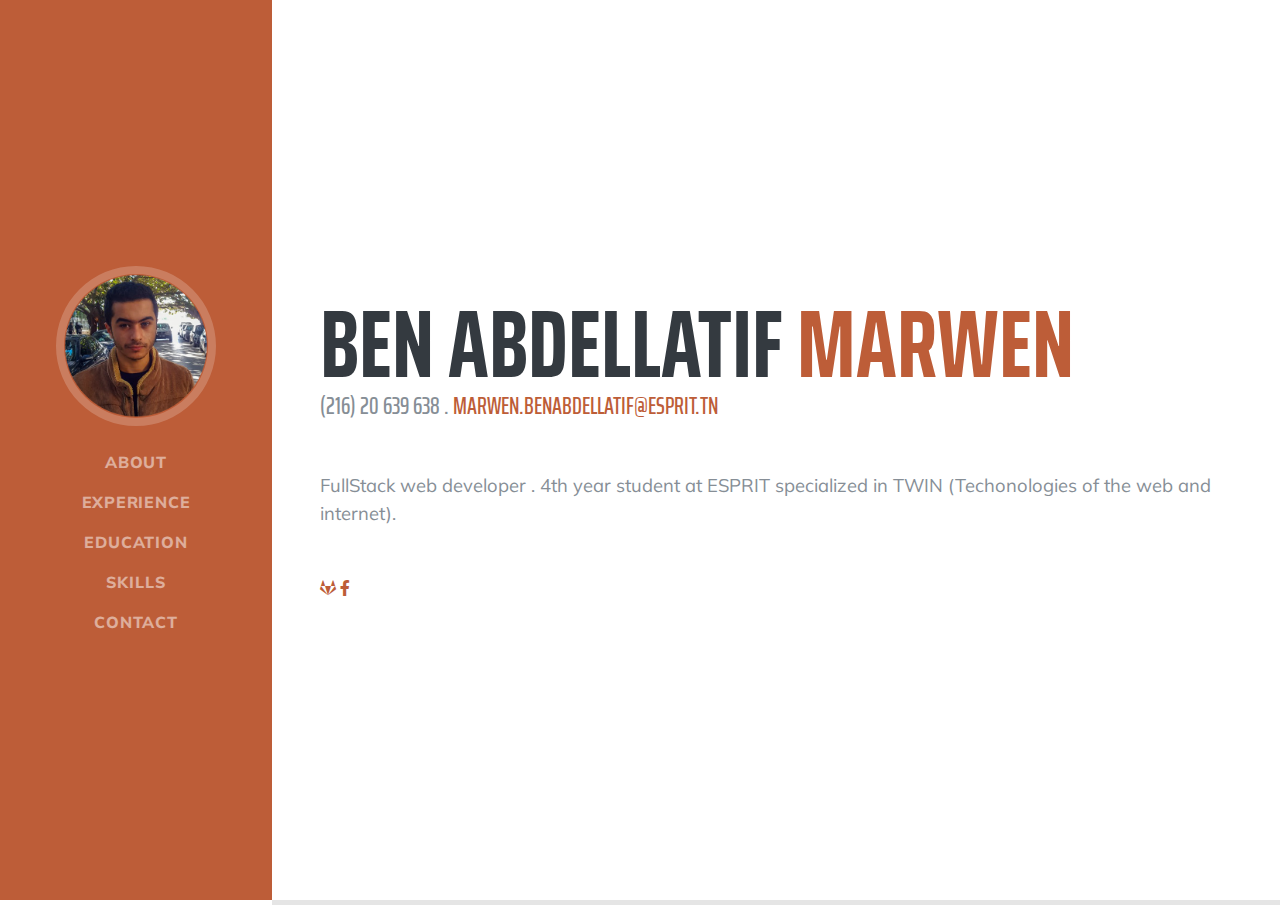
<file: index.html>
<!DOCTYPE html>
<html lang="en">

<head>

  <meta charset="utf-8">
  <meta name="viewport" content="width=device-width, initial-scale=1, shrink-to-fit=no">
  <meta name="description" content="">
  <meta name="author" content="">

  <meta name="keywords" content="CV , engineer, web developer , developer full stack , backend ,front end, symfony 3.4, angular 8 , JEE , mysql ,php , java , javascript , c# ,asp.net, mysql , integration and development project , esprit ,HTML, css,bootstrap , web integration ,  web freelance ,
 web junior developer,
 web full stack developer,
 web tunisia developer,
 web freelance tunisie">
  <meta name="title" name="Ben-Abdellatif-Marwen - FullStack  developer" >
  <meta name="description" content=" Ben Abdellatif Marwen FullStack web developer . I worked on desktop/web applicaitoins using JEE , PHP , ASP.NET , symfony 3.3 ,html,css ,bootstrap , angular 5 ,c# , c++ ,ESPRIT .">
  <link rel="icon"  href="img/profile.jpg" alt="Ben Abdellatif Marwen picture">

  <title>Ben Abdellatif Marwen - FullStack Developer</title>

  <!-- Bootstrap core CSS -->
  <link href="vendor/bootstrap/css/bootstrap.min.css" rel="stylesheet">

  <!-- Custom fonts for this template -->
  <link href="https://fonts.googleapis.com/css?family=Saira+Extra+Condensed:500,700" rel="stylesheet">
  <link href="https://fonts.googleapis.com/css?family=Muli:400,400i,800,800i" rel="stylesheet">
  <link href="vendor/fontawesome-free/css/all.min.css" rel="stylesheet">

  <!-- Custom styles for this template -->
  <link href="css/resume.min.css" rel="stylesheet">

</head>

<body id="page-top">

  <nav class="navbar navbar-expand-lg navbar-dark bg-primary fixed-top" id="sideNav">
    <a class="navbar-brand js-scroll-trigger" href="#page-top">
      <span class="d-block d-lg-none">Ben Abdellatif Marwen </span>
      <span class="d-none d-lg-block">
        <img class="img-fluid img-profile rounded-circle mx-auto mb-2" src="img/profile.jpg" alt="Marwen Ben Abdellatif Picture">
      </span>
    </a>
    <button class="navbar-toggler" type="button" data-toggle="collapse" data-target="#navbarSupportedContent" aria-controls="navbarSupportedContent" aria-expanded="false" aria-label="Toggle navigation">
      <span class="navbar-toggler-icon"></span>
    </button>
    <div class="collapse navbar-collapse" id="navbarSupportedContent">
      <ul class="navbar-nav">
        <li class="nav-item">
          <a class="nav-link js-scroll-trigger" href="index.html">About</a>
        </li>
        <li class="nav-item">
          <a class="nav-link js-scroll-trigger" href="experience.html">Experience</a>
        </li>
        <li class="nav-item">
          <a class="nav-link js-scroll-trigger" href="education.html">Education</a>
        </li>
        <li class="nav-item">
          <a class="nav-link js-scroll-trigger" href="skills.html">Skills</a>
        </li>
        <li class="nav-item">
          <a class="nav-link js-scroll-trigger" href="contact.html">CONTACT</a>
        </li>
      </ul>
    </div>
  </nav>

  <div class="container-fluid p-0">

    <section class="resume-section p-3 p-lg-5 d-flex align-items-center" id="about">
      <div class="w-100">
        <h1 class="mb-0">Ben Abdellatif
          <span class="text-primary">Marwen</span>
        </h1>
        <div class="subheading mb-5">(216) 20 639 638 .
          <a href="mailto:name@email.com">marwen.benabdellatif@esprit.tn</a>
        </div>
        <p class="lead mb-5">FullStack web developer .

          4th year student at ESPRIT specialized in TWIN (Techonologies of the web and internet). </p>
        <div class="https://gitlab.com/BenAbdellatifMarwen">
          <a href="#">
            <i class="fab fa-gitlab"></i>
          </a>
          <a href="https://www.facebook.com/profile.php?id=100003109916400">
            <i class="fab fa-facebook-f"></i>
          </a>
        </div>
      </div>
    </section>

    <hr class="m-0">


    <hr class="m-0">



    <hr class="m-0">


    <hr class="m-0">



    <hr class="m-0">



  </div>

  <!-- Bootstrap core JavaScript -->
  <script src="vendor/jquery/jquery.min.js"></script>
  <script src="vendor/bootstrap/js/bootstrap.bundle.min.js"></script>

  <!-- Plugin JavaScript -->
  <script src="vendor/jquery-easing/jquery.easing.min.js"></script>

  <!-- Custom scripts for this template -->
  <script src="js/resume.min.js"></script>

</body>

</html>
</file>
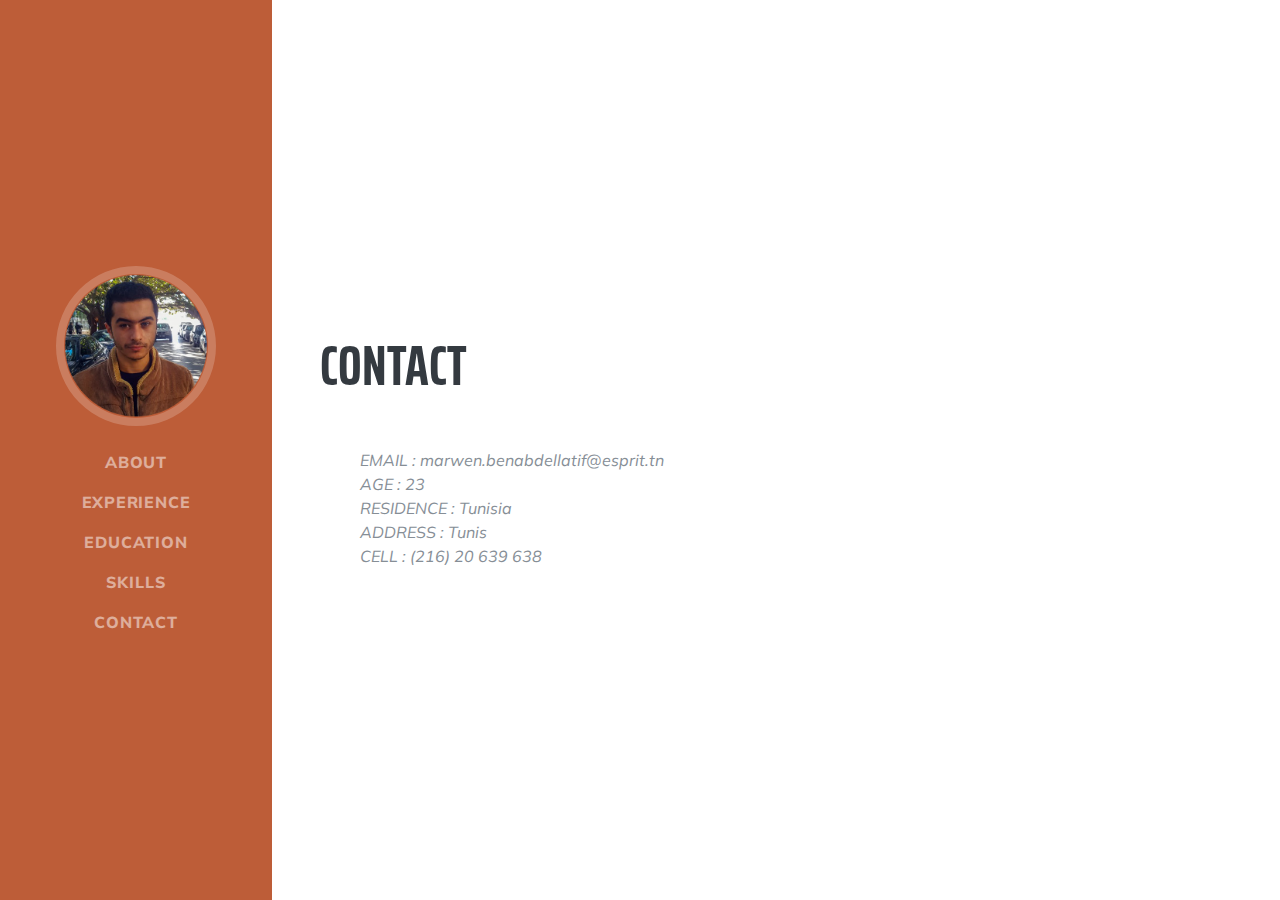
<file: contact.html>
<!DOCTYPE html>
<html lang="en">

<head>

    <meta charset="utf-8">
    <meta name="viewport" content="width=device-width, initial-scale=1, shrink-to-fit=no">
    <meta name="description" content="">
    <meta name="author" content="">
    <meta name="keywords" content="CV , engineer, web developer , developer full stack , backend ,front end, symfony 3.4, angular 8 , JEE , mysql ,php , java , javascript , c# ,asp.net, mysql , integration and development project , esprit ,HTML, css,bootstrap , web integration ,  web freelance ,
 web junior developer,
 web full stack developer,
 web tunisia developer,
 web freelance tunisie">
    <meta name="title" name="Ben-Abdellatif-Marwen - FullStack  developer" >
    <meta name="description" content=" Ben Abdellatif Marwen FullStack web developer . I worked on desktop/web applications using JEE , PHP , ASP.NET , symfony 3.3 ,html,css ,bootstrap , angular 5 ,c# , c++ ,ESPRIT .">

    <title>Ben Abdellatif Marwen - FullStack Developer</title>
    <link rel="icon"  href="img/profile.jpg" alt="Ben Abdellatif Marwen picture">

    <!-- Bootstrap core CSS -->
    <link href="vendor/bootstrap/css/bootstrap.min.css" rel="stylesheet">

    <!-- Custom fonts for this template -->
    <link href="https://fonts.googleapis.com/css?family=Saira+Extra+Condensed:500,700" rel="stylesheet">
    <link href="https://fonts.googleapis.com/css?family=Muli:400,400i,800,800i" rel="stylesheet">
    <link href="vendor/fontawesome-free/css/all.min.css" rel="stylesheet">

    <!-- Custom styles for this template -->
    <link href="css/resume.min.css" rel="stylesheet">

</head>

<body id="page-top">

<nav class="navbar navbar-expand-lg navbar-dark bg-primary fixed-top" id="sideNav">
    <a class="navbar-brand js-scroll-trigger" href="#page-top">
        <span class="d-block d-lg-none">Ben Abdellatif Marwen </span>
        <span class="d-none d-lg-block">
        <img class="img-fluid img-profile rounded-circle mx-auto mb-2" src="img/profile.jpg" alt="">
      </span>
    </a>
    <button class="navbar-toggler" type="button" data-toggle="collapse" data-target="#navbarSupportedContent" aria-controls="navbarSupportedContent" aria-expanded="false" aria-label="Toggle navigation">
        <span class="navbar-toggler-icon"></span>
    </button>
    <div class="collapse navbar-collapse" id="navbarSupportedContent">
        <ul class="navbar-nav">
            <li class="nav-item">
                <a class="nav-link js-scroll-trigger" href="index.html">About</a>
            </li>
            <li class="nav-item">
                <a class="nav-link js-scroll-trigger" href="experience.html">Experience</a>
            </li>
            <li class="nav-item">
                <a class="nav-link js-scroll-trigger" href="education.html">Education</a>
            </li>
            <li class="nav-item">
                <a class="nav-link js-scroll-trigger" href="skills.html">Skills</a>
            </li>
            <li class="nav-item">
                <a class="nav-link js-scroll-trigger" href="contact.html">CONTACT</a>
            </li>
        </ul>
    </div>
</nav>


<section class="resume-section p-3 p-lg-5 d-flex align-items-center" id="awards">
    <div class="w-100">
        <h2 class="mb-5">Contact</h2>
        <ul class="fa-ul mb-0">
            <li>
                <i> EMAIL : marwen.benabdellatif@esprit.tn</i>
            </li>
            <li>
                <i>AGE  : 23</i>
            </li>
            <li>
                <i> RESIDENCE  :  Tunisia</i>

            </li>
            <li>
                <i>ADDRESS :  Tunis</i>

            </li>
            <li>
                <i>CELL  : (216) 20 639 638</i>

        </ul>
    </div>
</section>
</file>
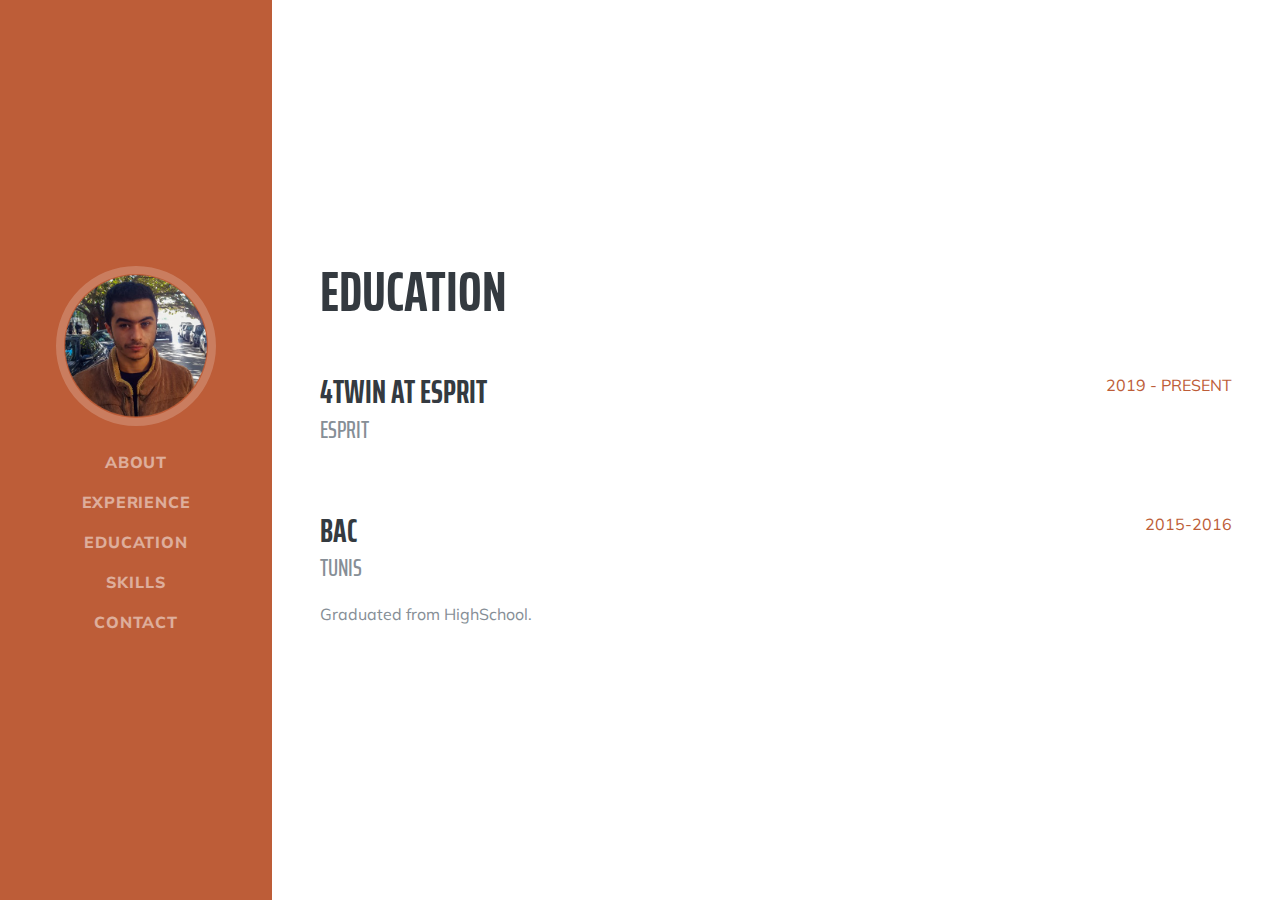
<file: education.html>
<!DOCTYPE html>
<html lang="en">

<head>

    <meta charset="utf-8">
    <meta name="viewport" content="width=device-width, initial-scale=1, shrink-to-fit=no">
    <meta name="description" content="">
    <meta name="author" content="">

    <title>Ben Abdellatif Marwen - FullStack Developer</title>
    <link rel="icon"  href="img/profile.jpg" alt="Ben Abdellatif Marwen picture">

    <!-- Bootstrap core CSS -->
    <link href="vendor/bootstrap/css/bootstrap.min.css" rel="stylesheet">

    <!-- Custom fonts for this template -->
    <link href="https://fonts.googleapis.com/css?family=Saira+Extra+Condensed:500,700" rel="stylesheet">
    <link href="https://fonts.googleapis.com/css?family=Muli:400,400i,800,800i" rel="stylesheet">
    <link href="vendor/fontawesome-free/css/all.min.css" rel="stylesheet">

    <!-- Custom styles for this template -->
    <link href="css/resume.min.css" rel="stylesheet">

</head>

<body id="page-top">

<nav class="navbar navbar-expand-lg navbar-dark bg-primary fixed-top" id="sideNav">
    <a class="navbar-brand js-scroll-trigger" href="#page-top">
        <span class="d-block d-lg-none">Ben Abdellatif Marwen </span>
        <span class="d-none d-lg-block">
        <img class="img-fluid img-profile rounded-circle mx-auto mb-2" src="img/profile.jpg" alt="">
      </span>
    </a>
    <button class="navbar-toggler" type="button" data-toggle="collapse" data-target="#navbarSupportedContent" aria-controls="navbarSupportedContent" aria-expanded="false" aria-label="Toggle navigation">
        <span class="navbar-toggler-icon"></span>
    </button>
    <div class="collapse navbar-collapse" id="navbarSupportedContent">
        <ul class="navbar-nav">
            <li class="nav-item">
                <a class="nav-link js-scroll-trigger" href="index.html">About</a>
            </li>
            <li class="nav-item">
                <a class="nav-link js-scroll-trigger" href="experience.html">Experience</a>
            </li>
            <li class="nav-item">
                <a class="nav-link js-scroll-trigger" href="education.html">Education</a>
            </li>
            <li class="nav-item">
                <a class="nav-link js-scroll-trigger" href="skills.html">Skills</a>
            </li>
            <li class="nav-item">
                <a class="nav-link js-scroll-trigger" href="contact.html">CONTACT</a>
            </li>
        </ul>
    </div>
</nav>
<section class="resume-section p-3 p-lg-5 d-flex align-items-center" id="education">
    <div class="w-100">
        <h2 class="mb-5">Education</h2>

        <div class="resume-item d-flex flex-column flex-md-row justify-content-between mb-5">
            <div class="resume-content">
                <h3 class="mb-0">4TWIN AT ESPRIT</h3>
                <div class="subheading mb-3">ESPRIT</div>
            </div>
            <div class="resume-date text-md-right">
                <span class="text-primary">2019 - PRESENT</span>
            </div>
        </div>

        <div class="resume-item d-flex flex-column flex-md-row justify-content-between">
            <div class="resume-content">
                <h3 class="mb-0">BAC</h3>
                <div class="subheading mb-3">TUNIS</div>
                <p>Graduated from HighSchool.</p>
            </div>
            <div class="resume-date text-md-right">
                <span class="text-primary">2015-2016</span>
            </div>
        </div>

    </div>
</section>
</file>
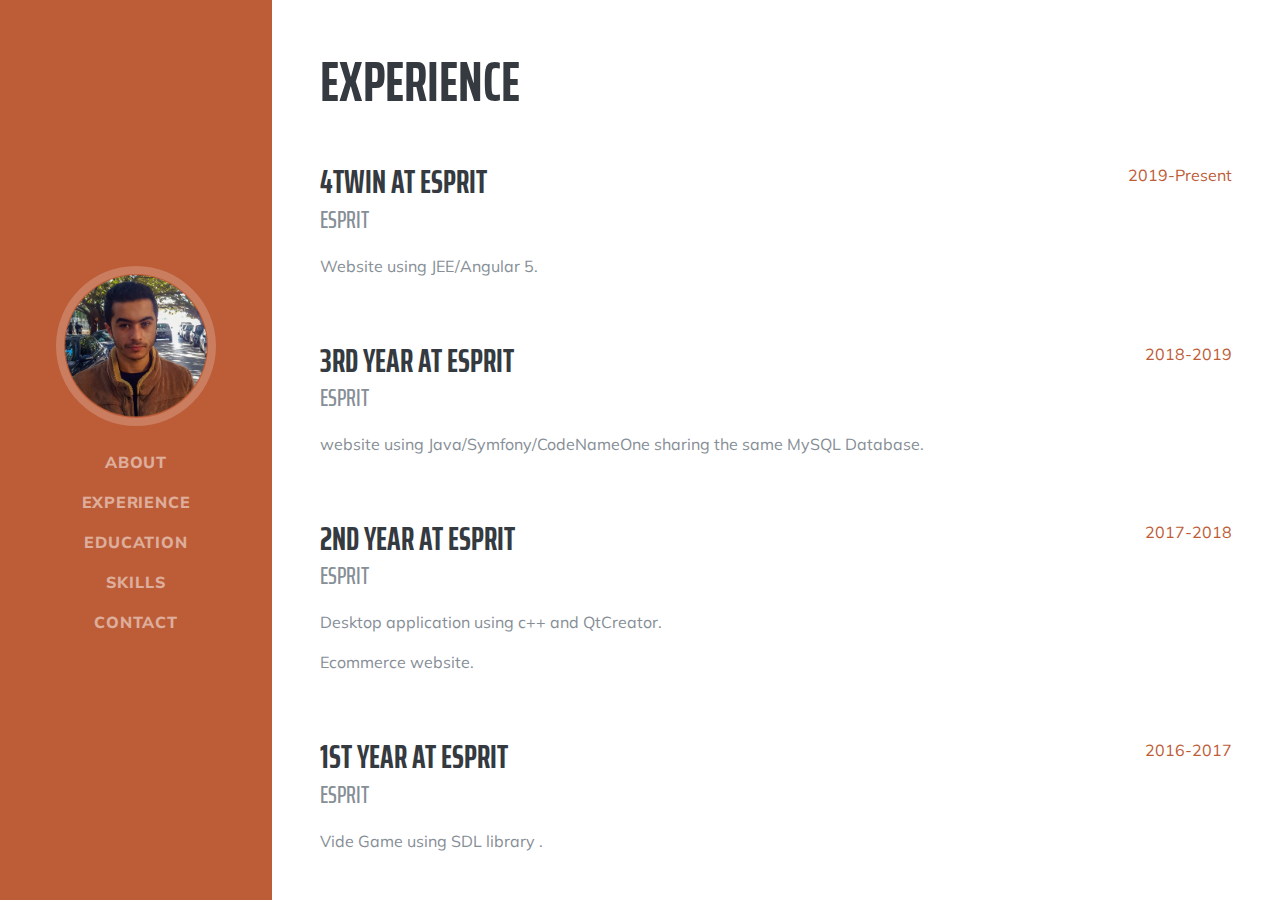
<file: experience.html>
<!DOCTYPE html>
<html lang="en">

<head>

    <meta charset="utf-8">
    <meta name="viewport" content="width=device-width, initial-scale=1, shrink-to-fit=no">
    <meta name="description" content="">
    <meta name="author" content="">
    <meta name="keywords" content="CV , engineer, web developer , developer full stack , backend ,front end, symfony 3.4, angular 8 , JEE , mysql ,php , java , javascript , c# ,asp.net, mysql , integration and development project , esprit ,HTML, css,bootstrap , web integration ,  web freelance ,
 web junior developer,
 web full stack developer,
 web tunisia developer,
 web freelance tunisie">
    <meta name="title" name="Ben-Abdellatif-Marwen - FullStack  developer" >
    <meta name="description" content=" Ben Abdellatif Marwen FullStack web developer . I worked on desktop/web applicaitoins using JEE , PHP , ASP.NET , symfony 3.3 ,html,css ,bootstrap , angular 5 ,c# , c++ ,ESPRIT .">

    <title>Ben Abdellatif Marwen - FullStack Developer</title>
    <link rel="icon"  href="img/profile.jpg" alt="Ben Abdellatif Marwen picture">

    <!-- Bootstrap core CSS -->
    <link href="vendor/bootstrap/css/bootstrap.min.css" rel="stylesheet">

    <!-- Custom fonts for this template -->
    <link href="https://fonts.googleapis.com/css?family=Saira+Extra+Condensed:500,700" rel="stylesheet">
    <link href="https://fonts.googleapis.com/css?family=Muli:400,400i,800,800i" rel="stylesheet">
    <link href="vendor/fontawesome-free/css/all.min.css" rel="stylesheet">

    <!-- Custom styles for this template -->
    <link href="css/resume.min.css" rel="stylesheet">

</head>

<body id="page-top">

<nav class="navbar navbar-expand-lg navbar-dark bg-primary fixed-top" id="sideNav">
    <a class="navbar-brand js-scroll-trigger" href="#page-top">
        <span class="d-block d-lg-none">Ben Abdellatif Marwen </span>
        <span class="d-none d-lg-block">
        <img class="img-fluid img-profile rounded-circle mx-auto mb-2" src="img/profile.jpg" alt="">
      </span>
    </a>
    <button class="navbar-toggler" type="button" data-toggle="collapse" data-target="#navbarSupportedContent" aria-controls="navbarSupportedContent" aria-expanded="false" aria-label="Toggle navigation">
        <span class="navbar-toggler-icon"></span>
    </button>
    <div class="collapse navbar-collapse" id="navbarSupportedContent">
        <ul class="navbar-nav">
            <li class="nav-item">
                <a class="nav-link js-scroll-trigger" href="index.html">About</a>
            </li>
            <li class="nav-item">
                <a class="nav-link js-scroll-trigger" href="experience.html">Experience</a>
            </li>
            <li class="nav-item">
                <a class="nav-link js-scroll-trigger" href="education.html">Education</a>
            </li>
            <li class="nav-item">
                <a class="nav-link js-scroll-trigger" href="skills.html">Skills</a>
            </li>
            <li class="nav-item">
                <a class="nav-link js-scroll-trigger" href="contact.html">CONTACT</a>
            </li>
        </ul>
    </div>
</nav>
<section class="resume-section p-3 p-lg-5 d-flex justify-content-center" id="experience">
    <div class="w-100">
        <h2 class="mb-5">Experience</h2>

        <div class="resume-item d-flex flex-column flex-md-row justify-content-between mb-5">
            <div class="resume-content">
                <h3 class="mb-0">4TWIN AT ESPRIT</h3>
                <div class="subheading mb-3">ESPRIT</div>
                <p> Website  using JEE/Angular 5.</p>
            </div>
            <div class="resume-date text-md-right">
                <span class="text-primary">2019-Present</span>
            </div>
        </div>

        <div class="resume-item d-flex flex-column flex-md-row justify-content-between mb-5">
            <div class="resume-content">
                <h3 class="mb-0">3RD YEAR AT ESPRIT</h3>
                <div class="subheading mb-3">ESPRIT</div>
                <p>website using Java/Symfony/CodeNameOne sharing the same MySQL Database.</p>
            </div>
            <div class="resume-date text-md-right">
                <span class="text-primary">2018-2019</span>
            </div>
        </div>

        <div class="resume-item d-flex flex-column flex-md-row justify-content-between mb-5">
            <div class="resume-content">
                <h3 class="mb-0">2ND YEAR AT ESPRIT</h3>
                <div class="subheading mb-3">ESPRIT</div>
                <p>Desktop application  using c++ and QtCreator.</p>
                <p>Ecommerce website.</p>

            </div>
            <div class="resume-date text-md-right">
                <span class="text-primary">2017-2018</span>
            </div>
        </div>

        <div class="resume-item d-flex flex-column flex-md-row justify-content-between">
            <div class="resume-content">
                <h3 class="mb-0">1ST YEAR AT ESPRIT</h3>
                <div class="subheading mb-3">ESPRIT</div>
                <p>Vide Game using SDL library .</p>
            </div>
            <div class="resume-date text-md-right">
                <span class="text-primary">2016-2017</span>
            </div>
        </div>

    </div>

</section>
</file>
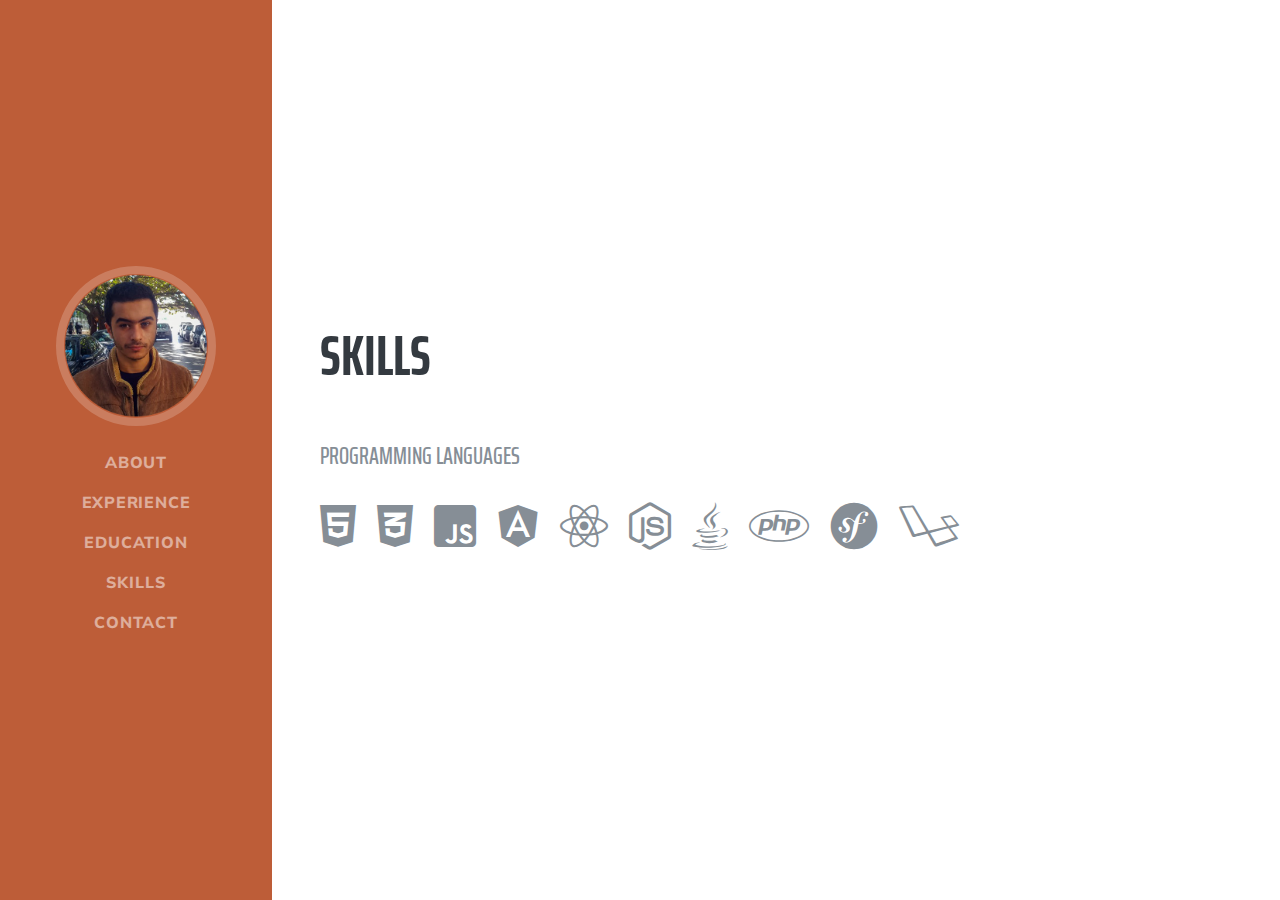
<file: skills.html>
<!DOCTYPE html>
<html lang="en">

<head>

    <meta charset="utf-8">
    <meta name="viewport" content="width=device-width, initial-scale=1, shrink-to-fit=no">
    <meta name="description" content="">
    <meta name="author" content="">
    <meta name="keywords" content="CV , engineer, web developer , JAVA ,developer full stack , backend ,front end, symfony 3.4, angular 8 , JEE , mysql ,php , java , javascript , c# ,asp.net, mysql , integration and development project , esprit ,HTML, css,bootstrap , web integration ,  web freelance ,
 web junior developer,
 web full stack developer,
 web tunisia developer,
 web freelance tunisie">
    <meta name="title" name="Ben-Abdellatif-Marwen - FullStack  developer" >
    <meta name="description" content=" Ben Abdellatif Marwen FullStack web developer . I worked on desktop/web applicaitoins using JEE , PHP , ASP.NET , symfony 3.3 ,html,css ,bootstrap , angular 5 ,c# , c++ ,ESPRIT .">

    <title>Ben Abdellatif Marwen - FullStack Developer</title>
    <link rel="icon"  href="img/profile.jpg" alt="Ben Abdellatif Marwen picture">

    <!-- Bootstrap core CSS -->
    <link href="vendor/bootstrap/css/bootstrap.min.css" rel="stylesheet">

    <!-- Custom fonts for this template -->
    <link href="https://fonts.googleapis.com/css?family=Saira+Extra+Condensed:500,700" rel="stylesheet">
    <link href="https://fonts.googleapis.com/css?family=Muli:400,400i,800,800i" rel="stylesheet">
    <link href="vendor/fontawesome-free/css/all.min.css" rel="stylesheet">

    <!-- Custom styles for this template -->
    <link href="css/resume.min.css" rel="stylesheet">

</head>

<body id="page-top">

<nav class="navbar navbar-expand-lg navbar-dark bg-primary fixed-top" id="sideNav">
    <a class="navbar-brand js-scroll-trigger" href="#page-top">
        <span class="d-block d-lg-none">Ben Abdellatif Marwen </span>
        <span class="d-none d-lg-block">
        <img class="img-fluid img-profile rounded-circle mx-auto mb-2" src="img/profile.jpg" alt="">
      </span>
    </a>
    <button class="navbar-toggler" type="button" data-toggle="collapse" data-target="#navbarSupportedContent" aria-controls="navbarSupportedContent" aria-expanded="false" aria-label="Toggle navigation">
        <span class="navbar-toggler-icon"></span>
    </button>
    <div class="collapse navbar-collapse" id="navbarSupportedContent">
        <ul class="navbar-nav">
            <li class="nav-item">
                <a class="nav-link js-scroll-trigger" href="index.html">About</a>
            </li>
            <li class="nav-item">
                <a class="nav-link js-scroll-trigger" href="experience.html">Experience</a>
            </li>
            <li class="nav-item">
                <a class="nav-link js-scroll-trigger" href="education.html">Education</a>
            </li>
            <li class="nav-item">
                <a class="nav-link js-scroll-trigger" href="skills.html">Skills</a>
            </li>
            <li class="nav-item">
                <a class="nav-link js-scroll-trigger" href="contact.html">CONTACT</a>
            </li>
        </ul>
    </div>
</nav>
<section class="resume-section p-3 p-lg-5 d-flex align-items-center" id="skills">
    <div class="w-100">
        <h2 class="mb-5">Skills</h2>

        <div class="subheading mb-3">Programming Languages</div>
        <ul class="list-inline dev-icons">
            <li class="list-inline-item">
                <i class="fab fa-html5"></i>
            </li>
            <li class="list-inline-item">
                <i class="fab fa-css3-alt"></i>
            </li>
            <li class="list-inline-item">
                <i class="fab fa-js-square"></i>
            </li>
            <li class="list-inline-item">
                <i class="fab fa-angular"></i>
            </li>
            <li class="list-inline-item">
                <i class="fab fa-react"></i>
            </li>
            <li class="list-inline-item">
                <i class="fab fa-node-js"></i>
            </li>
            <li class="list-inline-item">
                <i class="fab fa-java"></i>
            </li>
            <li class="list-inline-item">
                <i class="fab fa-php"></i>
            </li>
            <li class="list-inline-item">
                <i class="fab fa-symfony"></i>
            </li>
            <li class="list-inline-item">
                <i class="fab fa-laravel"></i>
            </li>
        </ul>



    </div>
</section>
</file>
<file: css/resume.min.css>
/*!
 * Start Bootstrap - Resume v5.0.8 (https://startbootstrap.com/template-overviews/resume)
 * Copyright 2013-2019 Start Bootstrap
 * Licensed under MIT (https://github.com/BlackrockDigital/startbootstrap-resume/blob/master/LICENSE)
 */body{font-family:Muli,-apple-system,BlinkMacSystemFont,'Segoe UI',Roboto,'Helvetica Neue',Arial,sans-serif,'Apple Color Emoji','Segoe UI Emoji','Segoe UI Symbol','Noto Color Emoji';padding-top:54px;color:#868e96}@media (min-width:992px){body{padding-top:0;padding-left:17rem}}h1,h2,h3,h4,h5,h6{font-family:'Saira Extra Condensed',-apple-system,BlinkMacSystemFont,'Segoe UI',Roboto,'Helvetica Neue',Arial,sans-serif,'Apple Color Emoji','Segoe UI Emoji','Segoe UI Symbol','Noto Color Emoji';font-weight:700;text-transform:uppercase;color:#343a40}h1{font-size:6rem;line-height:5.5rem}h2{font-size:3.5rem}h3{font-size:2rem}p.lead{font-size:1.15rem;font-weight:400}.subheading{text-transform:uppercase;font-weight:500;font-family:'Saira Extra Condensed',-apple-system,BlinkMacSystemFont,'Segoe UI',Roboto,'Helvetica Neue',Arial,sans-serif,'Apple Color Emoji','Segoe UI Emoji','Segoe UI Symbol','Noto Color Emoji';font-size:1.5rem}.social-icons a{display:inline-block;height:3.5rem;width:3.5rem;background-color:#495057;color:#fff!important;border-radius:100%;text-align:center;font-size:1.5rem;line-height:3.5rem;margin-right:1rem}.social-icons a:last-child{margin-right:0}.social-icons a:hover{background-color:#bd5d38}.dev-icons{font-size:3rem}.dev-icons .list-inline-item i:hover{color:#bd5d38}#sideNav .navbar-nav .nav-item .nav-link{font-weight:800;letter-spacing:.05rem;text-transform:uppercase}#sideNav .navbar-toggler:focus{outline-color:#d48a6e}@media (min-width:992px){#sideNav{text-align:center;position:fixed;top:0;left:0;display:flex;flex-direction:column;width:17rem;height:100vh}#sideNav .navbar-brand{display:flex;margin:auto auto 0;padding:.5rem}#sideNav .navbar-brand .img-profile{max-width:10rem;max-height:10rem;border:.5rem solid rgba(255,255,255,.2)}#sideNav .navbar-collapse{display:flex;align-items:flex-start;flex-grow:0;width:100%;margin-bottom:auto}#sideNav .navbar-collapse .navbar-nav{flex-direction:column;width:100%}#sideNav .navbar-collapse .navbar-nav .nav-item{display:block}#sideNav .navbar-collapse .navbar-nav .nav-item .nav-link{display:block}}section.resume-section{padding-top:5rem!important;padding-bottom:5rem!important;max-width:75rem}section.resume-section .resume-item .resume-date{min-width:none}@media (min-width:768px){section.resume-section{min-height:100vh}section.resume-section .resume-item .resume-date{min-width:18rem}}@media (min-width:992px){section.resume-section{padding-top:3rem!important;padding-bottom:3rem!important}}.bg-primary{background-color:#bd5d38!important}.text-primary{color:#bd5d38!important}a{color:#bd5d38}a:active,a:focus,a:hover{color:#824027}
</file>
